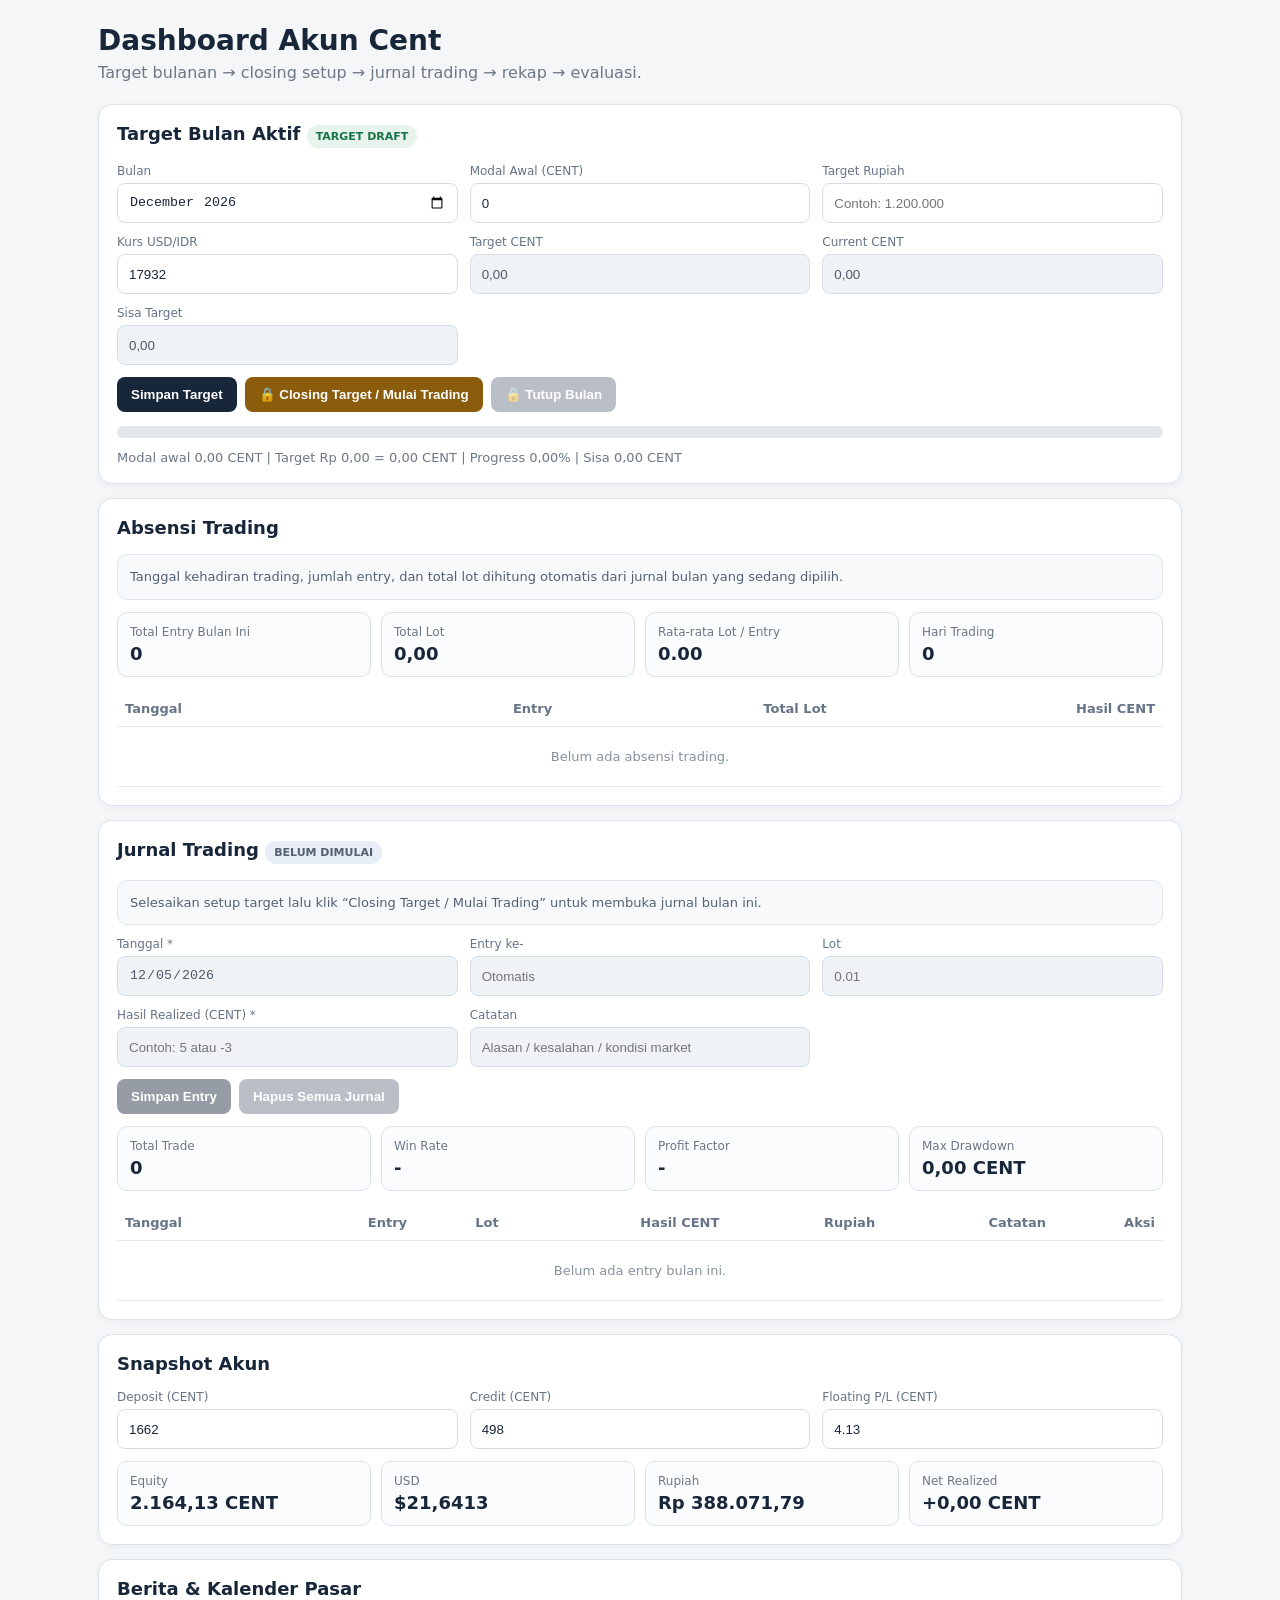
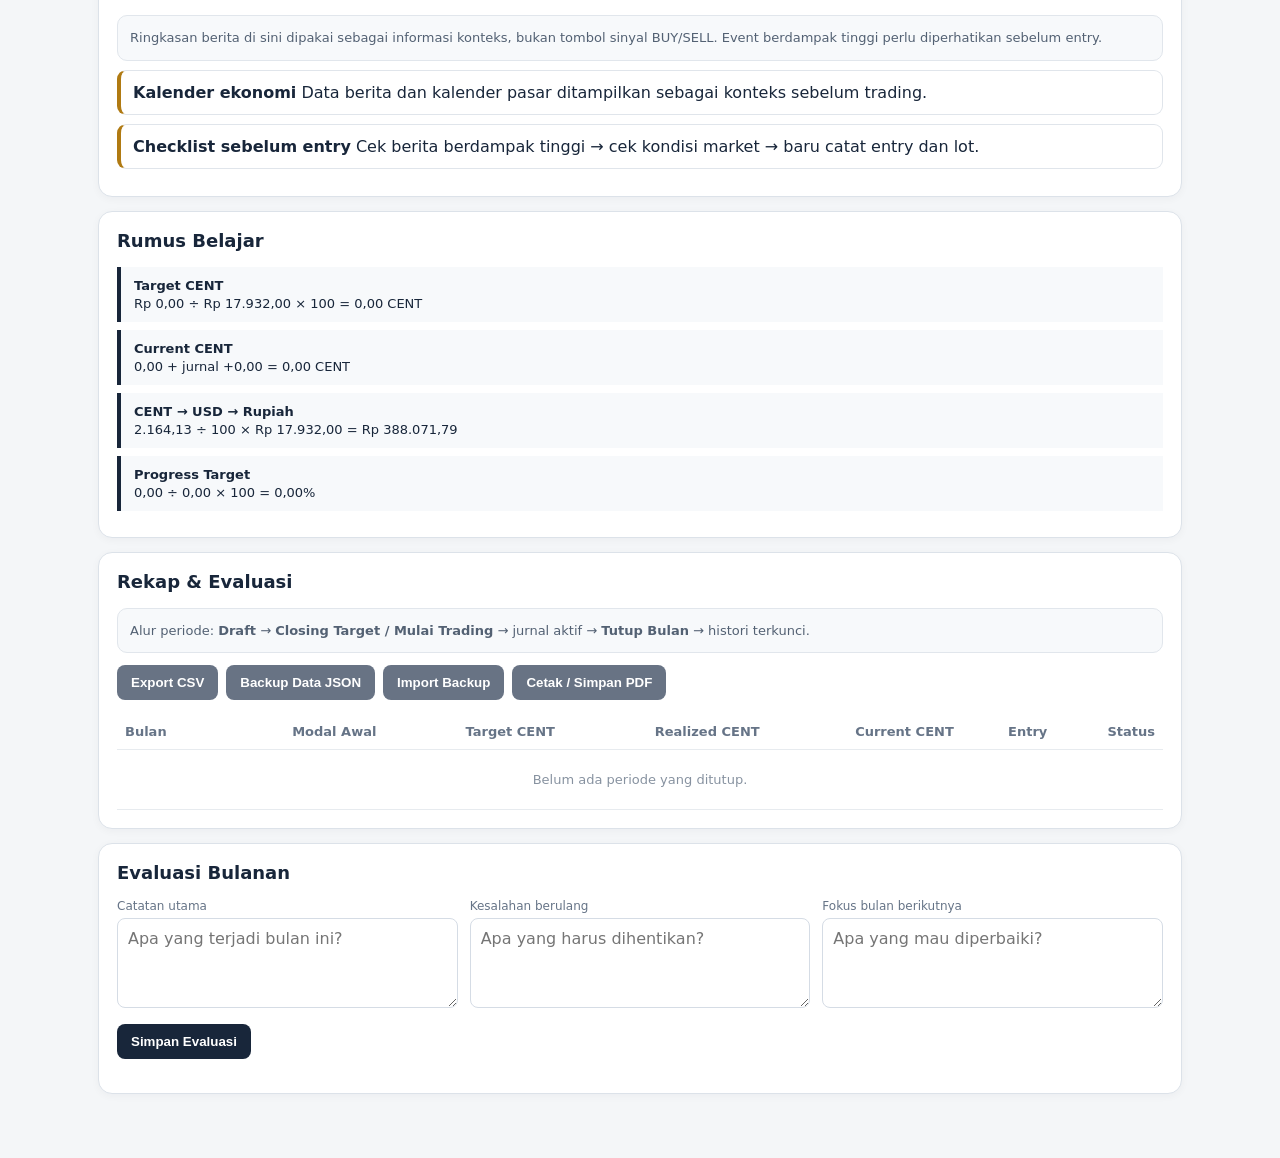
<file: index.html>
<!doctype html><html lang="id"><head><meta charset="utf-8"><meta name="viewport" content="width=device-width,initial-scale=1"><title>Dashboard Akun Cent</title><style>*{box-sizing:border-box}body{margin:0;background:#f4f6f8;color:#18263a;font-family:Inter,system-ui,-apple-system,Segoe UI,sans-serif}.wrap{max-width:1120px;margin:auto;padding:24px 18px 50px}h1{margin:0;font-size:28px}h2{margin:0 0 16px;font-size:18px}.sub,.mut{color:#6d7786}.sub{margin:6px 0 22px}.section{background:#fff;border:1px solid #dce2e9;border-radius:14px;padding:18px;margin:14px 0;box-shadow:0 2px 8px #1522380a}.grid{display:grid;grid-template-columns:repeat(3,minmax(0,1fr));gap:12px}.cards{display:grid;grid-template-columns:repeat(4,minmax(0,1fr));gap:10px}.field label{display:block;font-size:12px;color:#667487;margin:0 0 5px}.field input,.field select{width:100%;height:40px;border:1px solid #d5dce5;border-radius:8px;background:#fff;padding:0 11px;color:#18263a}.field input:disabled{background:#f0f3f6;color:#4d5968}.box{border:1px solid #dce2e9;border-radius:10px;padding:12px;background:#fbfcfd}.box small{display:block;color:#6d7786;font-size:12px;margin-bottom:4px}.box b{font-size:18px}.status{margin:12px 0 0;font-size:13px}.bar{height:12px;background:#e3e7ec;border-radius:99px;overflow:hidden;margin-top:14px}.bar span{display:block;height:100%;width:0;background:#b07a12;transition:.2s}.row{display:flex;gap:8px;align-items:center;flex-wrap:wrap}.btn{border:0;border-radius:8px;padding:10px 14px;background:#18263a;color:#fff;font-weight:700;cursor:pointer}.btn.alt{background:#687384}.btn.warn{background:#8a5c0b}.btn:disabled{opacity:.45;cursor:not-allowed}.pill{display:inline-block;padding:5px 9px;border-radius:99px;font-size:11px;font-weight:800;background:#e7edf4;color:#536173}.pill.open{background:#e6f4ec;color:#187347}.pill.lock{background:#f8e7e5;color:#a0342b}.pill.active{background:#e8eefc;color:#315da8}.notice{background:#f7f9fb;border:1px solid #e1e6ec;border-radius:10px;padding:12px;color:#536173;font-size:13px;line-height:1.5}.table-wrap{overflow:auto;margin-top:14px}table{width:100%;border-collapse:collapse;min-width:760px}th,td{padding:10px 8px;border-bottom:1px solid #e7ebef;text-align:right;font-size:13px}th:first-child,td:first-child{text-align:left}th{color:#667487;font-weight:700}.gain{color:#167345}.loss{color:#b0362e}.formula{border-left:4px solid #18263a;background:#f7f9fb;padding:11px 13px;margin:8px 0;font-size:13px}.formula b{display:block;margin-bottom:3px}.empty{text-align:center!important;color:#8792a0;padding:22px}.news{border:1px solid #e0e5eb;border-left:4px solid #b07a12;border-radius:9px;padding:12px;margin:9px 0;background:#fff}.eval-grid{display:grid;grid-template-columns:repeat(3,minmax(0,1fr));gap:12px}.eval-grid textarea{width:100%;min-height:90px;border:1px solid #d5dce5;border-radius:8px;padding:10px;resize:vertical;font:inherit}.locked-note{margin-top:10px;font-size:12px;color:#a0342b;display:none}.actions{white-space:nowrap}.btn-icon{border:0;border-radius:7px;padding:7px 9px;margin-left:4px;cursor:pointer;font-weight:700}.btn-edit{background:#e7edf4;color:#18263a}.btn-delete{background:#f8e7e5;color:#a0342b}@media(max-width:760px){.grid,.cards,.eval-grid{grid-template-columns:1fr 1fr}}@media(max-width:520px){.grid,.cards,.eval-grid{grid-template-columns:1fr}.wrap{padding:18px 12px}}</style></head><body><main class="wrap"><h1>Dashboard Akun Cent</h1><p class="sub">Target bulanan → closing setup → jurnal trading → rekap → evaluasi.</p><section class="section"><h2>Target Bulan Aktif <span id="statusPill" class="pill open">TARGET DRAFT</span></h2><div class="grid"><div class="field"><label>Bulan</label><input id="month" type="month"></div><div class="field"><label>Modal Awal (CENT)</label><input id="startCent" type="number" min="0" step="0.01" placeholder="Contoh: 2160"></div><div class="field"><label>Target Rupiah</label><input id="targetRp" type="text" inputmode="numeric" placeholder="Contoh: 1.200.000"></div><div class="field"><label>Kurs USD/IDR</label><input id="rate" type="number" min="1" step="1" placeholder="17932"></div><div class="field"><label>Target CENT</label><input id="target" disabled></div><div class="field"><label>Current CENT</label><input id="current" disabled></div><div class="field"><label>Sisa Target</label><input id="left" disabled></div></div><div class="row" style="margin-top:12px"><button class="btn" id="saveTarget">Simpan Target</button><button class="btn warn" id="startMonth">🔒 Closing Target / Mulai Trading</button><button class="btn alt" id="closeMonth">🔒 Tutup Bulan</button></div><div class="bar"><span id="bar"></span></div><p id="status" class="status mut"></p><p id="lockedNote" class="locked-note">Periode ini sudah ditutup. Target dan jurnal tidak dapat diubah atau dihapus.</p></section><section class="section"><h2>Absensi Trading</h2><div class="notice">Tanggal kehadiran trading, jumlah entry, dan total lot dihitung otomatis dari jurnal bulan yang sedang dipilih.</div><div class="cards" style="margin-top:12px"><div class="box"><small>Total Entry Bulan Ini</small><b id="totalEntry">0</b></div><div class="box"><small>Total Lot</small><b id="totalLot">0.00</b></div><div class="box"><small>Rata-rata Lot / Entry</small><b id="avgLot">0.00</b></div><div class="box"><small>Hari Trading</small><b id="tradeDays">0</b></div></div><div class="table-wrap"><table><thead><tr><th>Tanggal</th><th>Entry</th><th>Total Lot</th><th>Hasil CENT</th></tr></thead><tbody id="attendanceBody"></tbody></table></div></section><section class="section"><h2>Jurnal Trading <span id="journalPill" class="pill">BELUM DIMULAI</span></h2><div class="notice" id="journalNotice">Selesaikan setup target lalu klik “Closing Target / Mulai Trading” untuk membuka jurnal bulan ini.</div><div class="grid" style="margin-top:12px"><div class="field"><label>Tanggal *</label><input id="date" type="date"></div><div class="field"><label>Entry ke-</label><input id="entry" type="number" min="1" step="1" placeholder="Otomatis"></div><div class="field"><label>Lot</label><input id="lot" type="number" min="0" step="0.01" placeholder="0.01"></div><div class="field"><label>Hasil Realized (CENT) *</label><input id="pl" type="number" step="0.01" placeholder="Contoh: 5 atau -3"></div><div class="field"><label>Catatan</label><input id="noteTrade" placeholder="Alasan / kesalahan / kondisi market"></div></div><div class="row" style="margin-top:12px"><button class="btn" id="add">Simpan Entry</button><button class="btn alt" id="cancelEdit" style="display:none">Batal Edit</button><button class="btn alt" id="wipe">Hapus Semua Jurnal</button></div><div id="editNotice" class="notice" style="display:none;margin-top:10px">Mode edit aktif.</div><div class="cards" style="margin-top:12px"><div class="box"><small>Total Trade</small><b id="n">0</b></div><div class="box"><small>Win Rate</small><b id="wr">-</b></div><div class="box"><small>Profit Factor</small><b id="pf">-</b></div><div class="box"><small>Max Drawdown</small><b id="dd">-</b></div></div><div class="table-wrap"><table><thead><tr><th>Tanggal</th><th>Entry</th><th>Lot</th><th>Hasil CENT</th><th>Rupiah</th><th>Catatan</th><th>Aksi</th></tr></thead><tbody id="body"></tbody></table></div></section><section class="section"><h2>Snapshot Akun</h2><div class="grid"><div class="field"><label>Deposit (CENT)</label><input id="deposit" type="number" value="1662"></div><div class="field"><label>Credit (CENT)</label><input id="credit" type="number" value="498"></div><div class="field"><label>Floating P/L (CENT)</label><input id="floating" type="number" value="4.13" step="0.01"></div></div><div class="cards" style="margin-top:12px"><div class="box"><small>Equity</small><b id="equity"></b></div><div class="box"><small>USD</small><b id="usd"></b></div><div class="box"><small>Rupiah</small><b id="idr"></b></div><div class="box"><small>Net Realized</small><b id="net"></b></div></div></section><section class="section"><h2>Berita & Kalender Pasar</h2><div class="notice">Ringkasan berita di sini dipakai sebagai informasi konteks, bukan tombol sinyal BUY/SELL. Event berdampak tinggi perlu diperhatikan sebelum entry.</div><div class="news"><b>Kalender ekonomi</b> <span id="newsText">Data berita dan kalender pasar ditampilkan sebagai konteks sebelum trading.</span></div><div class="news"><b>Checklist sebelum entry</b> Cek berita berdampak tinggi → cek kondisi market → baru catat entry dan lot.</div></section><section class="section"><h2>Rumus Belajar</h2><div class="formula"><b>Target CENT</b><span id="f1"></span></div><div class="formula"><b>Current CENT</b><span id="f2"></span></div><div class="formula"><b>CENT → USD → Rupiah</b><span id="f3"></span></div><div class="formula"><b>Progress Target</b><span id="f4"></span></div></section><section class="section"><h2>Rekap & Evaluasi</h2><div class="notice">Alur periode: <b>Draft</b> → <b>Closing Target / Mulai Trading</b> → jurnal aktif → <b>Tutup Bulan</b> → histori terkunci.</div><div class="row" style="margin-top:12px"><button class="btn alt" id="exportCsv">Export CSV</button><button class="btn alt" id="backup">Backup Data JSON</button><button class="btn alt" id="restore">Import Backup</button><input id="restoreFile" type="file" accept="application/json" hidden><button class="btn alt" id="printReport">Cetak / Simpan PDF</button></div><div class="table-wrap"><table><thead><tr><th>Bulan</th><th>Modal Awal</th><th>Target CENT</th><th>Realized CENT</th><th>Current CENT</th><th>Entry</th><th>Status</th></tr></thead><tbody id="history"></tbody></table></div></section><section class="section"><h2>Evaluasi Bulanan</h2><div class="eval-grid"><div class="field"><label>Catatan utama</label><textarea id="note" placeholder="Apa yang terjadi bulan ini?"></textarea></div><div class="field"><label>Kesalahan berulang</label><textarea id="mistake" placeholder="Apa yang harus dihentikan?"></textarea></div><div class="field"><label>Fokus bulan berikutnya</label><textarea id="nextFocus" placeholder="Apa yang mau diperbaiki?"></textarea></div></div><button class="btn" id="saveEval" style="margin-top:12px">Simpan Evaluasi</button><p id="evalStatus" class="mut"></p></section></main><script>const $=id=>document.getElementById(id);let J=JSON.parse(localStorage.getItem('cent-journal')||'[]'),H=JSON.parse(localStorage.getItem('cent-monthly-history')||'[]'),D=JSON.parse(localStorage.getItem('cent-monthly-drafts')||'{}'),E=JSON.parse(localStorage.getItem('cent-evaluations')||'{}');let editId=null;function num(x){let n=Number(x);return Number.isFinite(n)?n:0}function fmt(x,d=2){return num(x).toLocaleString('id-ID',{minimumFractionDigits:d,maximumFractionDigits:d})}function idr(x,d=2){return 'Rp '+num(x).toLocaleString('id-ID',{minimumFractionDigits:d,maximumFractionDigits:d})}function parseIDR(x){return num(String(x??'').replace(/[^0-9]/g,''))}function uid(){return crypto.randomUUID?crypto.randomUUID():Date.now().toString(36)+Math.random().toString(36).slice(2)}function monthNow(){return $('month').value||new Date().toISOString().slice(0,7)}function record(m){return H.find(x=>x.month===m)}function draft(m){return D[m]||null}function statusOf(m){let h=record(m);return h?.status||'DRAFT'}function isActive(m){return statusOf(m)==='ACTIVE'}function isClosed(m){return statusOf(m)==='CLOSED'}function esc(x){return String(x??'').replace(/[&<>"']/g,c=>({'&':'&amp;','<':'&lt;','>':'&gt;','"':'&quot;',"'":'&#39;'}[c]))}function save(){localStorage.setItem('cent-journal',JSON.stringify(J));localStorage.setItem('cent-monthly-history',JSON.stringify(H));localStorage.setItem('cent-monthly-drafts',JSON.stringify(D));localStorage.setItem('cent-evaluations',JSON.stringify(E))}function migrate(){let changed=false;J=J.map((x,i)=>{let y={...x};if(!y.id){y.id=uid();changed=true}if(!y.month&&y.date){y.month=String(y.date).slice(0,7);changed=true}if(!y.rate){y.rate=17932;changed=true}if(!y.createdAt){y.createdAt=Date.now()+i;changed=true}return y});H=H.map(x=>{let y={...x};if(!y.status)y.status='CLOSED';if(y.status==='CLOSED'&&!y.endingCent){y.endingCent=num(y.startCent||0)+num(y.realized||0);changed=true}return y});if(changed)save()}function sorted(a){return [...a].sort((x,y)=>(x.date||'').localeCompare(y.date||'')||(num(x.createdAt)-num(y.createdAt)))}function getSetup(m){let h=record(m),d=draft(m);if(h)return h;return d||{month:m,startCent:0,targetRp:0,rate:17932,target:0,status:'DRAFT'}}function setupFromUI(){let m=monthNow(),r=num($('rate').value),tRp=parseIDR($('targetRp').value),start=num($('startCent').value),t=r?tRp/r*100:0;return{month:m,startCent:start,targetRp:tRp,rate:r,target:t}}function hasAnotherActive(m){return H.some(x=>x.status==='ACTIVE'&&x.month!==m)}function applySetupToUI(s){$('startCent').value=s.startCent??'';$('targetRp').value=s.targetRp?fmt(s.targetRp,0):'';$('rate').value=s.rate||17932}function loadMonth(){let m=monthNow(),s=getSetup(m);applySetupToUI(s);calc(false)}function setLocks(){let m=monthNow(),st=statusOf(m),locked=st==='CLOSED',active=st==='ACTIVE';$('month').disabled=false;['startCent','targetRp','rate'].forEach(id=>$(id).disabled=locked||active);$('saveTarget').disabled=locked||active;$('startMonth').disabled=locked||active;$('closeMonth').disabled=!active;$('statusPill').textContent=st==='CLOSED'?'BULAN TERKUNCI':st==='ACTIVE'?'TARGET DITUTUP • JURNAL AKTIF':'TARGET DRAFT';$('statusPill').className='pill '+(locked?'lock':active?'active':'open');$('lockedNote').style.display=locked?'block':'none';$('journalPill').textContent=active?'JURNAL AKTIF':locked?'PERIODE TERKUNCI':'BELUM DIMULAI';$('journalPill').className='pill '+(active?'active':locked?'lock':'');let enabled=active;['date','entry','lot','pl','noteTrade','add','wipe'].forEach(id=>$(id).disabled=!enabled);$('journalNotice').textContent=active?'Target bulan ini sudah di-closing. Jurnal aktif untuk '+m+'. Anda boleh edit atau hapus entry selama periode masih aktif.':locked?'Periode '+m+' sudah ditutup. Jurnal menjadi histori dan tidak dapat diubah.':'Selesaikan setup target lalu klik “Closing Target / Mulai Trading” untuk membuka jurnal bulan ini.'}function calc(saveDraft=true){let m=monthNow(),s=getSetup(m),a=sorted(J.filter(x=>x.month===m)),real=a.reduce((z,x)=>z+num(x.pl),0),current=num(s.startCent)+real,left=Math.max(num(s.target)-current,0),prog=s.target?current/s.target*100:0,r=num(s.rate)||17932;$('target').value=fmt(s.target);$('current').value=fmt(current);$('left').value=fmt(left);$('bar').style.width=Math.min(Math.max(prog,0),100)+'%';$('status').textContent='Modal awal '+fmt(s.startCent)+' CENT | Target '+idr(s.targetRp,2)+' = '+fmt(s.target)+' CENT | Progress '+fmt(prog,2)+'% | Sisa '+fmt(left)+' CENT';let base=num($('deposit').value)+num($('credit').value),eq=base+num($('floating').value);$('equity').textContent=fmt(eq)+' CENT';$('usd').textContent='$'+fmt(eq/100,4);$('idr').textContent=idr(eq/100*r,2);$('net').textContent=(real>=0?'+':'')+fmt(real)+' CENT';$('f1').textContent=idr(s.targetRp,2)+' ÷ '+idr(r,2)+' × 100 = '+fmt(s.target)+' CENT';$('f2').textContent=fmt(s.startCent)+' + jurnal '+(real>=0?'+':'')+fmt(real)+' = '+fmt(current)+' CENT';$('f3').textContent=fmt(eq)+' ÷ 100 × '+idr(r,2)+' = '+idr(eq/100*r,2);$('f4').textContent=fmt(current)+' ÷ '+fmt(s.target)+' × 100 = '+fmt(prog)+'%';if(saveDraft&&statusOf(m)==='DRAFT'){D[m]={...s,status:'DRAFT'};save()}setLocks();loadEval(m);render(m)}function render(m){let a=sorted(J.filter(x=>x.month===m)),wins=a.filter(x=>num(x.pl)>0),loss=a.filter(x=>num(x.pl)<0),gp=wins.reduce((s,x)=>s+num(x.pl),0),gl=-loss.reduce((s,x)=>s+num(x.pl),0),run=0,peak=0,dd=0;a.forEach(x=>{run+=num(x.pl);peak=Math.max(peak,run);dd=Math.max(dd,peak-run)}),totalLot=a.reduce((s,x)=>s+num(x.lot),0),days=[...new Set(a.map(x=>x.date))];$('n').textContent=a.length;$('wr').textContent=a.length?fmt(wins.length/a.length*100,1)+'%':'-';$('pf').textContent=gl?fmt(gp/gl):gp?'∞':'-';$('dd').textContent=fmt(dd)+' CENT';$('totalEntry').textContent=a.length;$('totalLot').textContent=fmt(totalLot,2);$('avgLot').textContent=a.length?fmt(totalLot/a.length,2):'0.00';$('tradeDays').textContent=days.length;$('body').innerHTML=a.length?a.map(x=>'<tr><td>'+esc(x.date)+'</td><td>'+num(x.entry||1)+'</td><td>'+fmt(x.lot||0,2)+'</td><td class="'+(num(x.pl)>=0?'gain':'loss')+'">'+(num(x.pl)>0?'+':'')+fmt(x.pl)+'</td><td>'+idr(num(x.pl)/100*num(x.rate||17932),2)+'</td><td style="text-align:left">'+esc(x.note||'-')+'</td><td class="actions">'+(isClosed(m)?'<span class="mut">🔒</span>':isActive(m)?'<button class="btn-icon btn-edit" onclick="editTrade(\''+x.id+'\')">Edit</button><button class="btn-icon btn-delete" onclick="deleteTrade(\''+x.id+'\')">🗑</button>':'-')+'</td></tr>').join(''):'<tr><td colspan="7" class="empty">Belum ada entry bulan ini.</td></tr>';let by={};a.forEach(x=>{by[x.date]??={entry:0,lot:0,pl:0};by[x.date].entry++;by[x.date].lot+=num(x.lot);by[x.date].pl+=num(x.pl)});$('attendanceBody').innerHTML=Object.keys(by).length?Object.entries(by).sort((a,b)=>a[0].localeCompare(b[0])).map(([d,v])=>'<tr><td>'+esc(d)+'</td><td>'+v.entry+'</td><td>'+fmt(v.lot,2)+'</td><td class="'+(v.pl>=0?'gain':'loss')+'">'+(v.pl>0?'+':'')+fmt(v.pl)+'</td></tr>').join(''):'<tr><td colspan="4" class="empty">Belum ada absensi trading.</td></tr>';$('history').innerHTML=H.length?H.slice().sort((a,b)=>a.month.localeCompare(b.month)).map(x=>'<tr><td>'+esc(x.month)+'</td><td>'+fmt(x.startCent)+'</td><td>'+fmt(x.target)+'</td><td>'+fmt(x.realized)+'</td><td>'+fmt(x.endingCent)+'</td><td>'+x.trades+'</td><td><span class="pill '+(x.status==='ACTIVE'?'active':'lock')+'">'+x.status+'</span></td></tr>').join(''):'<tr><td colspan="7" class="empty">Belum ada periode yang ditutup.</td></tr>'}function resetForm(){editId=null;$('add').textContent='Simpan Entry';$('cancelEdit').style.display='none';$('editNotice').style.display='none';$('entry').value='';$('lot').value='';$('pl').value='';$('noteTrade').value=''}function saveTarget(){let m=monthNow();if(statusOf(m)!=='DRAFT'){alert('Target bulan ini sudah di-closing atau ditutup.');return}let s=setupFromUI();if(!s.startCent||s.startCent<0||!s.targetRp||s.targetRp<=0||!s.rate||s.rate<=0){alert('Isi Modal Awal CENT, Target Rupiah, dan Kurs terlebih dahulu.');return}D[m]={...s,status:'DRAFT'};save();calc(false);alert('Target '+m+' tersimpan sebagai DRAFT. Masih bisa diubah.')}function startMonth(){let m=monthNow(),st=statusOf(m);if(st!=='DRAFT'){alert('Bulan ini bukan DRAFT.');return}if(hasAnotherActive(m)){alert('Masih ada bulan lain yang aktif. Tutup bulan aktif itu terlebih dahulu.');return}let s=setupFromUI();if(!s.startCent||!s.targetRp||!s.rate){alert('Isi Modal Awal CENT, Target Rupiah, dan Kurs terlebih dahulu.');return}let a=J.filter(x=>x.month===m);if(a.length&&!confirm('Bulan ini sudah memiliki jurnal lama. Closing akan mengaktifkan jurnal tersebut. Lanjutkan?'))return;H=H.filter(x=>x.month!==m);H.push({...s,realized:a.reduce((z,x)=>z+num(x.pl),0),trades:a.length,totalLot:a.reduce((z,x)=>z+num(x.lot),0),winrate:a.length?(a.filter(x=>num(x.pl)>0).length/a.length*100).toFixed(1):'0.0',endingCent:s.startCent+a.reduce((z,x)=>z+num(x.pl),0),status:'ACTIVE'});delete D[m];save();calc(false);alert('Target '+m+' sudah di-closing. Jurnal sekarang AKTIF.')}function closeMonth(){let m=monthNow(),h=record(m);if(!h||h.status!=='ACTIVE'){alert('Bulan ini belum aktif. Klik Closing Target / Mulai Trading terlebih dahulu.');return}let a=sorted(J.filter(x=>x.month===m)),real=a.reduce((s,x)=>s+num(x.pl),0),w=a.filter(x=>num(x.pl)>0).length,totalLot=a.reduce((s,x)=>s+num(x.lot),0);h.realized=real;h.trades=a.length;h.totalLot=totalLot;h.winrate=a.length?(w/a.length*100).toFixed(1):'0.0';h.endingCent=num(h.startCent)+real;h.status='CLOSED';H=H.map(x=>x.month===m?h:x);save();calc(false);resetForm();alert('Bulan '+m+' berhasil ditutup dan dikunci. Jurnal tidak dapat diubah lagi.')}function addOrUpdate(){let m=monthNow();if(!isActive(m)){alert('Jurnal belum aktif. Closing target terlebih dahulu.');return}let p=$('pl').value,d=$('date').value;if(p===''||!d){alert('Tanggal dan Hasil Realized wajib diisi.');return}if(d.slice(0,7)!==m){alert('Tanggal entry harus berada di bulan '+m+'.');return}let data={date:d,month:m,entry:num($('entry').value),lot:num($('lot').value),pl:num(p),note:$('noteTrade').value.trim()};if(editId){let i=J.findIndex(x=>x.id===editId);if(i<0)return;J[i]={...J[i],...data};resetForm()}else{let existing=J.filter(x=>x.date===d).length+1;J.push({...data,id:uid(),entry:num($('entry').value)||existing,rate:num(record(m).rate)||num($('rate').value),createdAt:Date.now()})}let h=record(m);h.realized=J.filter(x=>x.month===m).reduce((s,x)=>s+num(x.pl),0);h.endingCent=num(h.startCent)+h.realized;save();calc(false)}function editTrade(id){let x=J.find(v=>v.id===id);if(!x||!isActive(x.month)||x.month!==monthNow())return;editId=id;$('date').value=x.date;$('entry').value=x.entry||'';$('lot').value=x.lot||'';$('pl').value=x.pl;$('noteTrade').value=x.note||'';$('add').textContent='Update Entry';$('cancelEdit').style.display='inline-block';$('editNotice').style.display='block';window.scrollTo({top:$('date').getBoundingClientRect().top+window.scrollY-100,behavior:'smooth'})}function deleteTrade(id){let x=J.find(v=>v.id===id);if(!x||!isActive(x.month)||x.month!==monthNow())return;if(!confirm('Hapus entry '+(x.entry||1)+' tanggal '+x.date+'?'))return;J=J.filter(v=>v.id!==id);if(editId===id)resetForm();let h=record(x.month);h.realized=J.filter(v=>v.month===x.month).reduce((s,v)=>s+num(v.pl),0);h.endingCent=num(h.startCent)+h.realized;save();calc(false)}function wipe(){let m=monthNow();if(!isActive(m)){alert('Hapus semua hanya tersedia saat jurnal aktif.');return}if(!confirm('Hapus seluruh jurnal bulan '+m+'? Ini hanya menghapus jurnal bulan aktif.'))return;J=J.filter(x=>x.month!==m);resetForm();let h=record(m);h.realized=0;h.endingCent=num(h.startCent);h.trades=0;h.totalLot=0;h.winrate='0.0';save();calc(false)}function exportCsv(){let m=monthNow(),s=getSetup(m),a=sorted(J.filter(x=>x.month===m)),rows=[['REKAP TRADING CENT',m],['Status',statusOf(m)],['Modal Awal CENT',s.startCent],['Target Rupiah',s.targetRp],['Kurs USD/IDR',s.rate],['Target CENT',s.target],['Realized CENT',a.reduce((z,x)=>z+num(x.pl),0)],['Current CENT',num(s.startCent)+a.reduce((z,x)=>z+num(x.pl),0)],[],['ID','Tanggal','Entry','Lot','Hasil CENT','Kurs USD/IDR','Rupiah','Catatan']];a.forEach(x=>rows.push([x.id,x.date,x.entry||1,x.lot||0,x.pl,x.rate||s.rate,Math.round(num(x.pl)/100*num(x.rate||s.rate)),x.note||'']));download(new Blob([rows.map(r=>r.map(v=>'"'+String(v??'').replace(/"/g,'""')+'"').join(',')).join('\n')],{type:'text/csv;charset=utf-8'}),'Rekap-Trading-Cent-'+m+'.csv')}function backup(){download(new Blob([JSON.stringify({version:3,exportedAt:new Date().toISOString(),journal:J,monthlyHistory:H,monthlyDrafts:D,evaluations:E},null,2)],{type:'application/json'}),'Dashboard-Cent-Backup-'+new Date().toISOString().slice(0,10)+'.json')}function restore(){$('restoreFile').click()}function handleRestore(file){if(!file)return;let r=new FileReader();r.onload=()=>{try{let d=JSON.parse(r.result);if(!d||!Array.isArray(d.journal)||!Array.isArray(d.monthlyHistory)||typeof d.evaluations!=='object')throw Error();if(!confirm('Import backup akan mengganti data lokal saat ini. Lanjutkan?'))return;J=d.journal;H=d.monthlyHistory;D=d.monthlyDrafts||{};E=d.evaluations;migrate();save();loadMonth();alert('Backup berhasil dipulihkan.')}catch(e){alert('File backup tidak valid.')}};r.readAsText(file)}function download(blob,name){let u=URL.createObjectURL(blob),a=document.createElement('a');a.href=u;a.download=name;a.click();setTimeout(()=>URL.revokeObjectURL(u),1000)}function printReport(){let m=monthNow(),s=getSetup(m),a=sorted(J.filter(x=>x.month===m)),w=a.filter(x=>num(x.pl)>0).length,wnd=window.open('','_blank');if(!wnd)return;wnd.document.write('<html><head><title>Rekap '+esc(m)+'</title><style>body{font-family:Arial;padding:28px;color:#18263a}table{border-collapse:collapse;width:100%;margin-top:18px}th,td{border:1px solid #ccc;padding:8px;text-align:left}th{background:#f4f6f8}</style></head><body><h1>Rekap Trading CENT - '+esc(m)+'</h1><p>Status: '+statusOf(m)+'</p><p>Modal Awal: '+fmt(s.startCent)+' CENT</p><p>Target: '+fmt(s.target)+' CENT ('+idr(s.targetRp)+')</p><p>Realized: '+fmt(a.reduce((z,x)=>z+num(x.pl),0))+' CENT</p><p>Current: '+fmt(num(s.startCent)+a.reduce((z,x)=>z+num(x.pl),0))+' CENT</p><p>Total Entry: '+a.length+' | Total Lot: '+fmt(a.reduce((z,x)=>z+num(x.lot),0),2)+' | Win Rate: '+(a.length?(w/a.length*100).toFixed(1):0)+'%</p><table><tr><th>Tanggal</th><th>Entry</th><th>Lot</th><th>Hasil CENT</th><th>Rupiah</th><th>Catatan</th></tr>'+a.map(x=>'<tr><td>'+esc(x.date)+'</td><td>'+num(x.entry||1)+'</td><td>'+fmt(x.lot||0,2)+'</td><td>'+fmt(x.pl)+'</td><td>'+idr(num(x.pl)/100*num(x.rate||s.rate))+'</td><td>'+esc(x.note||'-')+'</td></tr>').join('')+'</table><h2>Evaluasi</h2><p>Catatan: '+esc($('note').value||'-')+'</p><p>Kesalahan: '+esc($('mistake').value||'-')+'</p><p>Fokus berikutnya: '+esc($('nextFocus').value||'-')+'</p><script>window.print()<\/script></body></html>');wnd.document.close()}function saveEval(){let m=monthNow();E[m]={note:$('note').value,mistake:$('mistake').value,nextFocus:$('nextFocus').value};save();$('evalStatus').textContent='Evaluasi '+m+' tersimpan.'}function loadEval(m){let e=E[m]||{};$('note').value=e.note||'';$('mistake').value=e.mistake||'';$('nextFocus').value=e.nextFocus||''}$('saveTarget').onclick=saveTarget;$('startMonth').onclick=startMonth;$('closeMonth').onclick=closeMonth;$('add').onclick=addOrUpdate;$('cancelEdit').onclick=resetForm;$('wipe').onclick=wipe;$('exportCsv').onclick=exportCsv;$('backup').onclick=backup;$('restore').onclick=restore;$('restoreFile').onchange=e=>handleRestore(e.target.files[0]);$('printReport').onclick=printReport;$('saveEval').onclick=saveEval;['month','deposit','credit','floating'].forEach(id=>$(id).addEventListener('input',()=>{if(id==='month')loadMonth();else calc(false)}));['startCent','rate'].forEach(id=>$(id).addEventListener('input',()=>calc(false)));$('targetRp').addEventListener('input',()=>{let raw=$('targetRp').value.replace(/[^0-9]/g,'');$('targetRp').value=raw?fmt(raw,0):'';calc(false)});$('month').addEventListener('change',loadMonth);$('date').value=new Date().toISOString().slice(0,10);$('month').value=new Date().toISOString().slice(0,7);migrate();loadMonth();</script></body></html>
</file>
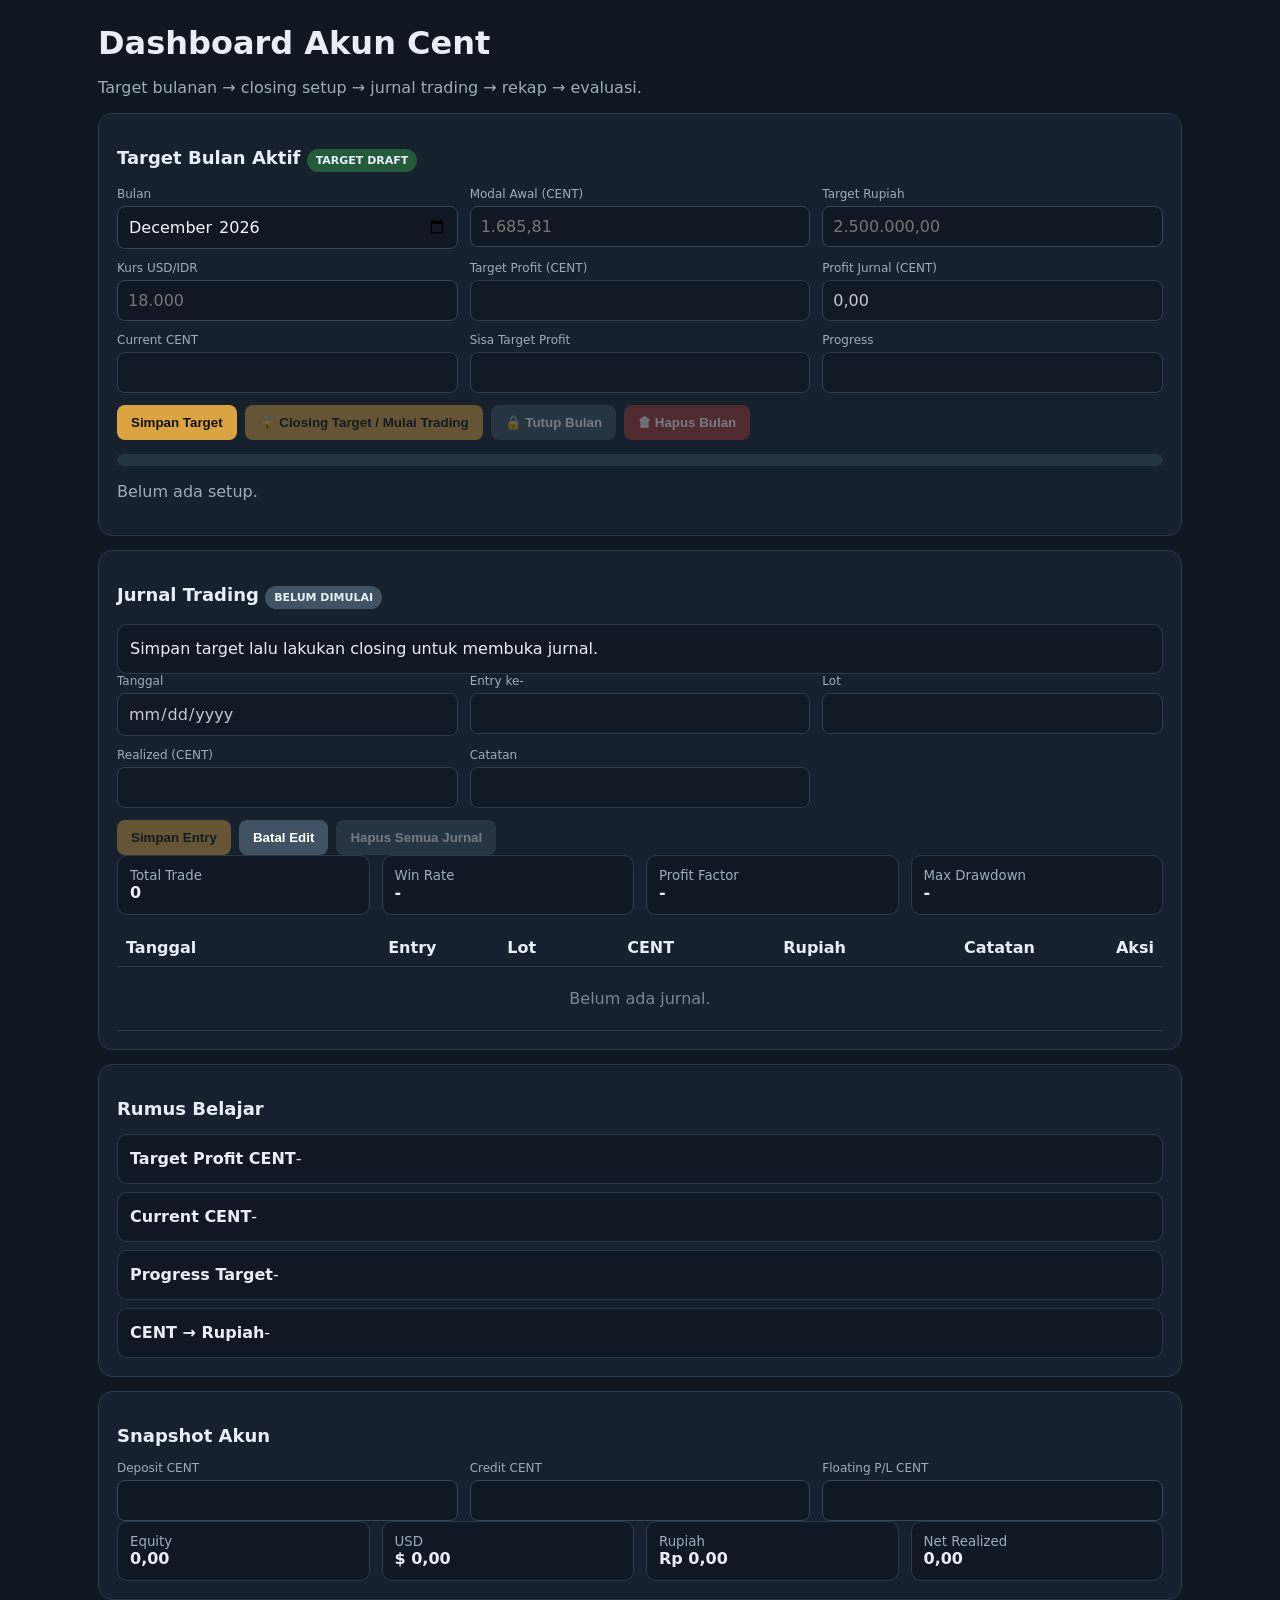
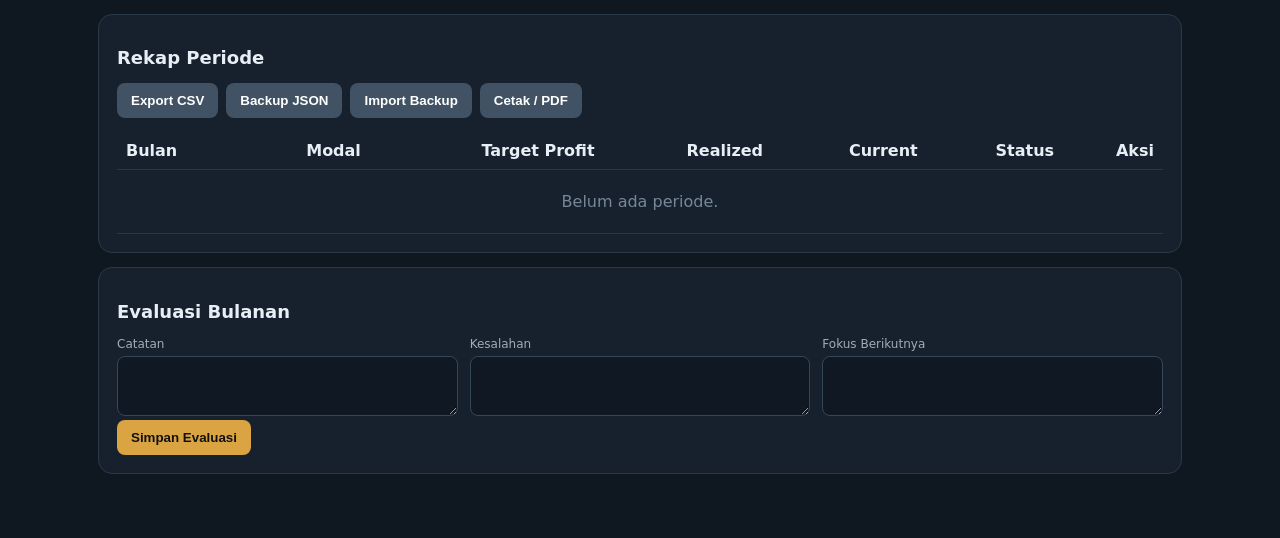
<file: index-fixed.html>
<!doctype html><html lang="id"><head><meta charset="utf-8"><meta name="viewport" content="width=device-width,initial-scale=1"><title>Dashboard Akun Cent</title><style>*{box-sizing:border-box}body{margin:0;background:#0f1720;color:#e8eef5;font-family:Inter,system-ui,sans-serif}.wrap{max-width:1120px;margin:auto;padding:24px 18px 50px}.section{background:#17212d;border:1px solid #2a3948;border-radius:14px;padding:18px;margin:14px 0}h1{margin:0}h2{font-size:18px}.sub,.mut{color:#9eacba}.grid,.cards{display:grid;grid-template-columns:repeat(3,1fr);gap:12px}.cards{grid-template-columns:repeat(4,1fr)}label{display:block;font-size:12px;color:#9eacba;margin-bottom:5px}input,textarea{width:100%;border:1px solid #354657;border-radius:8px;background:#101923;color:#eef4fa;padding:10px;font:inherit}input:disabled{opacity:.8}.row{display:flex;gap:8px;flex-wrap:wrap;margin-top:12px}.btn{border:0;border-radius:8px;padding:10px 14px;background:#d9a441;color:#111;font-weight:800;cursor:pointer}.btn.alt{background:#405263;color:#fff}.btn.danger{background:#a33a32;color:#fff}.btn:disabled{opacity:.4}.box{border:1px solid #2a3948;border-radius:10px;padding:12px;background:#101923}.box small{display:block;color:#9eacba}.pill{display:inline-block;padding:5px 9px;border-radius:99px;font-size:11px;font-weight:800;background:#405263}.active{background:#214f82}.lock{background:#74312e}.open{background:#245b3b}.notice,.formula{background:#101923;border:1px solid #2a3948;border-radius:10px;padding:12px;line-height:1.5}.formula{margin-top:8px}.bar{height:12px;background:#263544;border-radius:99px;overflow:hidden;margin-top:14px}.bar span{display:block;height:100%;background:#d9a441}.table-wrap{overflow:auto;margin-top:14px}table{width:100%;border-collapse:collapse;min-width:760px}th,td{padding:9px;border-bottom:1px solid #2a3948;text-align:right}th:first-child,td:first-child{text-align:left}.gain{color:#55c98a}.loss{color:#f06c61}.icon{border:0;border-radius:7px;padding:7px 9px;cursor:pointer}.edit{background:#405263}.del{background:#74312e;color:#fff}.empty{text-align:center!important;color:#778797;padding:22px}@media(max-width:760px){.grid,.cards{grid-template-columns:1fr 1fr}}@media(max-width:520px){.grid,.cards{grid-template-columns:1fr}}</style></head><body><main class="wrap"><h1>Dashboard Akun Cent</h1><p class="sub">Target bulanan → closing setup → jurnal trading → rekap → evaluasi.</p><section class="section"><h2>Target Bulan Aktif <span id="statusPill" class="pill open">TARGET DRAFT</span></h2><div class="grid"><div><label>Bulan</label><input id="month" type="month"></div><div><label>Modal Awal (CENT)</label><input id="startCent" placeholder="1.685,81"></div><div><label>Target Rupiah</label><input id="targetRp" placeholder="2.500.000,00"></div><div><label>Kurs USD/IDR</label><input id="rate" placeholder="18.000"></div><div><label>Target Profit (CENT)</label><input id="target" disabled></div><div><label>Profit Jurnal (CENT)</label><input id="profit" disabled></div><div><label>Current CENT</label><input id="current" disabled></div><div><label>Sisa Target Profit</label><input id="left" disabled></div><div><label>Progress</label><input id="progress" disabled></div></div><div class="row"><button class="btn" id="saveTarget">Simpan Target</button><button class="btn" id="startMonth">🔒 Closing Target / Mulai Trading</button><button class="btn alt" id="closeMonth">🔒 Tutup Bulan</button><button class="btn danger" id="deleteMonth">🗑 Hapus Bulan</button></div><div class="bar"><span id="bar"></span></div><p id="status" class="mut"></p></section><section class="section"><h2>Jurnal Trading <span id="journalPill" class="pill">BELUM DIMULAI</span></h2><div id="notice" class="notice">Simpan target lalu lakukan closing untuk membuka jurnal.</div><div class="grid"><div><label>Tanggal</label><input id="date" type="date"></div><div><label>Entry ke-</label><input id="entry" type="number" min="1"></div><div><label>Lot</label><input id="lot" type="number" min="0" step="0.01"></div><div><label>Realized (CENT)</label><input id="pl" type="number" step="0.01"></div><div><label>Catatan</label><input id="noteTrade"></div></div><div class="row"><button class="btn" id="add">Simpan Entry</button><button class="btn alt" id="cancel">Batal Edit</button><button class="btn alt" id="wipe">Hapus Semua Jurnal</button></div><div class="cards"><div class="box"><small>Total Trade</small><b id="n">0</b></div><div class="box"><small>Win Rate</small><b id="wr">-</b></div><div class="box"><small>Profit Factor</small><b id="pf">-</b></div><div class="box"><small>Max Drawdown</small><b id="dd">-</b></div></div><div class="table-wrap"><table><thead><tr><th>Tanggal</th><th>Entry</th><th>Lot</th><th>CENT</th><th>Rupiah</th><th>Catatan</th><th>Aksi</th></tr></thead><tbody id="body"></tbody></table></div></section><section class="section"><h2>Rumus Belajar</h2><div class="formula"><b>Target Profit CENT</b><span id="f1"></span></div><div class="formula"><b>Current CENT</b><span id="f2"></span></div><div class="formula"><b>Progress Target</b><span id="f3"></span></div><div class="formula"><b>CENT → Rupiah</b><span id="f4"></span></div></section><section class="section"><h2>Snapshot Akun</h2><div class="grid"><div><label>Deposit CENT</label><input id="deposit"></div><div><label>Credit CENT</label><input id="credit"></div><div><label>Floating P/L CENT</label><input id="floating"></div></div><div class="cards"><div class="box"><small>Equity</small><b id="equity"></b></div><div class="box"><small>USD</small><b id="usd"></b></div><div class="box"><small>Rupiah</small><b id="idr"></b></div><div class="box"><small>Net Realized</small><b id="net"></b></div></div></section><section class="section"><h2>Rekap Periode</h2><div class="row"><button class="btn alt" id="csv">Export CSV</button><button class="btn alt" id="backup">Backup JSON</button><button class="btn alt" id="restore">Import Backup</button><input id="file" type="file" accept="application/json" hidden><button class="btn alt" id="print">Cetak / PDF</button></div><div class="table-wrap"><table><thead><tr><th>Bulan</th><th>Modal</th><th>Target Profit</th><th>Realized</th><th>Current</th><th>Status</th><th>Aksi</th></tr></thead><tbody id="history"></tbody></table></div></section><section class="section"><h2>Evaluasi Bulanan</h2><div class="grid"><div><label>Catatan</label><textarea id="evalNote"></textarea></div><div><label>Kesalahan</label><textarea id="evalMistake"></textarea></div><div><label>Fokus Berikutnya</label><textarea id="evalFocus"></textarea></div></div><button class="btn" id="saveEval">Simpan Evaluasi</button></section></main><script>
const $=x=>document.getElementById(x),K='cent-dashboard-v4';let S=JSON.parse(localStorage.getItem(K)||'null')||{version:4,periods:{},journal:[],snapshots:{},evaluations:{}},editId=null;const num=x=>Number.isFinite(x)?x:0;const fmt=(x,d=2)=>num(x).toLocaleString('id-ID',{minimumFractionDigits:d,maximumFractionDigits:d});const rp=(x,d=2)=>'Rp '+fmt(x,d);function parseNum(v){let s=String(v??'').trim().replace(/\s/g,'');if(!s)return 0;if(s.includes(',')&&s.includes('.'))s=s.lastIndexOf(',')>s.lastIndexOf('.')?s.replace(/\./g,'').replace(',','.'):s.replace(/,/g,'');else if(s.includes(',')){let a=s.split(',');s=a.length===2&&a[1].length<=2?a[0].replace(/\./g,'')+'.'+a[1]:s.replace(/\./g,'').replace(',','')}else if(s.includes('.')){let a=s.split('.');s=a.length>2?s.replace(/\./g,''):(a[1].length===3?s.replace(/\./g,''):s)}let n=Number(s);return Number.isFinite(n)?n:0}function rate(v){let n=parseNum(v);return n>=1000?n:NaN}function save(){localStorage.setItem(K,JSON.stringify(S))}function month(){return $('month').value}function P(m=month()){return S.periods[m]||null}function T(m=month()){return S.journal.filter(x=>x.month===m)}function R(m=month()){return T(m).reduce((a,x)=>a+num(x.pl),0)}function status(){return P()?.status||'DRAFT'}function esc(x){return String(x??'').replace(/[&<>"']/g,c=>({'&':'&amp;','<':'&lt;','>':'&gt;','"':'&quot;',"'":'&#39;'}[c]))}function render(){if(!month())$('month').value=new Date().toISOString().slice(0,7);let p=P(),r=R(),target=p?.target||0,current=(p?.startCent||0)+r,left=Math.max(target-r,0),prog=target?r/target*100:0,s=status();$('target').value=p?fmt(target):'';$('profit').value=fmt(r);$('current').value=p?fmt(current):'';$('left').value=p?fmt(left):'';$('progress').value=p?fmt(prog)+' %':'';$('bar').style.width=Math.min(100,Math.max(0,prog))+'%';$('statusPill').textContent=s==='ACTIVE'?'JURNAL AKTIF':s==='CLOSED'?'BULAN TERKUNCI':'TARGET DRAFT';$('statusPill').className='pill '+(s==='ACTIVE'?'active':s==='CLOSED'?'lock':'open');$('saveTarget').disabled=s!=='DRAFT';$('startMonth').disabled=!p||s!=='DRAFT';$('closeMonth').disabled=s!=='ACTIVE';$('deleteMonth').disabled=!p;$('status').textContent=p?`Target ${fmt(target)} CENT • Profit ${fmt(r)} CENT • Current ${fmt(current)} CENT • Progress ${fmt(prog)}%`:'Belum ada setup.';renderJournal();renderHistory();renderSnapshot();renderEval();renderFormula()}function renderJournal(){let a=status()==='ACTIVE',s=status(),list=T();$('journalPill').textContent=a?'JURNAL AKTIF':s==='CLOSED'?'TERKUNCI':'BELUM DIMULAI';$('journalPill').className='pill '+(a?'active':s==='CLOSED'?'lock':'');['date','entry','lot','pl','noteTrade'].forEach(id=>$(id).disabled=!a);$('add').disabled=!a;$('wipe').disabled=!a||!list.length;$('body').innerHTML=list.length?list.map(t=>`<tr><td>${t.date}</td><td>${t.entry}</td><td>${fmt(t.lot)}</td><td class="${t.pl>=0?'gain':'loss'}">${fmt(t.pl)}</td><td>${rp(t.pl/100*(P()?.rate||0))}</td><td>${esc(t.note)}</td><td>${a?`<button class="icon edit" onclick="editTrade('${t.id}')">✏️</button><button class="icon del" onclick="delTrade('${t.id}')">🗑</button>`:'🔒'}</td></tr>`).join(''):'<tr><td colspan="7" class="empty">Belum ada jurnal.</td></tr>';let wins=list.filter(x=>x.pl>0),gp=wins.reduce((a,x)=>a+x.pl,0),gl=-list.filter(x=>x.pl<0).reduce((a,x)=>a+x.pl,0);$('n').textContent=list.length;$('wr').textContent=list.length?fmt(wins.length/list.length*100)+'%':'-';$('pf').textContent=gl?fmt(gp/gl):(gp?'∞':'-');let run=0,peak=0,dd=0;list.forEach(x=>{run+=x.pl;peak=Math.max(peak,run);dd=Math.min(dd,run-peak)});$('dd').textContent=list.length?fmt(dd)+' CENT':'-'}function renderHistory(){$('history').innerHTML=Object.entries(S.periods).sort(([a],[b])=>b.localeCompare(a)).map(([m,p])=>`<tr><td>${m}</td><td>${fmt(p.startCent)}</td><td>${fmt(p.target)}</td><td>${fmt(R(m))}</td><td>${fmt(p.startCent+R(m))}</td><td>${p.status}</td><td><button class="icon del" onclick="delPeriod('${m}')">🗑</button></td></tr>`).join('')||'<tr><td colspan="7" class="empty">Belum ada periode.</td></tr>'}function renderSnapshot(){let s=S.snapshots[month()]||{deposit:0,credit:0,floating:0},r=P()?.rate||0,e=s.deposit+s.credit+s.floating;$('deposit').value=s.deposit?fmt(s.deposit):'';$('credit').value=s.credit?fmt(s.credit):'';$('floating').value=s.floating?fmt(s.floating):'';$('equity').textContent=fmt(e);$('usd').textContent='$ '+fmt(e/100);$('idr').textContent=rp(e/100*r);$('net').textContent=fmt(R())}function renderEval(){let e=S.evaluations[month()]||{};$('evalNote').value=e.note||'';$('evalMistake').value=e.mistake||'';$('evalFocus').value=e.focus||''}function renderFormula(){let p=P(),r=R(),t=p?.target||0;$('f1').textContent=p?`${rp(p.targetRp)} ÷ ${rp(p.rate,0)} × 100 = ${fmt(t)} CENT`:'-';$('f2').textContent=p?`${fmt(p.startCent)} + ${fmt(r)} = ${fmt(p.startCent+r)} CENT`:'-';$('f3').textContent=p?`${fmt(r)} ÷ ${fmt(t)} × 100 = ${fmt(t?r/t*100:0)}%`:'-';$('f4').textContent=p?`${fmt(r)} ÷ 100 × ${rp(p.rate,0)} = ${rp(r/100*p.rate)}`:'-'}function load(){let p=P();$('startCent').value=p?fmt(p.startCent):'';$('targetRp').value=p?rp(p.targetRp):'';$('rate').value=p?fmt(p.rate,0):''}function saveTarget(){let m=month(),r=rate($('rate').value),t=parseNum($('targetRp').value),s=parseNum($('startCent').value);if(!(s>0))return alert('Modal awal CENT harus lebih dari 0.');if(!(t>0))return alert('Target Rupiah harus lebih dari 0.');if(!Number.isFinite(r))return alert('Kurs wajib minimal 1.000. Contoh: 18.000, bukan 18.');if(P()&&status()!=='DRAFT')return alert('Periode sudah aktif/terkunci. Hapus periode untuk membuat ulang.');S.periods[m]={month:m,startCent:s,targetRp:t,rate:r,target:t/r*100,status:'DRAFT'};save();render()}function start(){if(!P())return alert('Simpan target dulu.');if(status()!=='DRAFT')return;if(Object.values(S.periods).some(x=>x.status==='ACTIVE'&&x.month!==month()))return alert('Masih ada periode ACTIVE lain.');S.periods[month()].status='ACTIVE';save();render()}function close(){if(status()!=='ACTIVE')return;S.periods[month()].status='CLOSED';S.periods[month()].endingCent=S.periods[month()].startCent+R();save();render()}function delPeriod(m){if(!P()||!confirm(`Hapus seluruh data ${m}? Target, jurnal, snapshot dan evaluasi akan dihapus.`))return;delete S.periods[m];S.journal=S.journal.filter(x=>x.month!==m);delete S.snapshots[m];delete S.evaluations[m];save();if(m===month())load();render()}function delTrade(id){if(status()!=='ACTIVE'||!confirm('Hapus jurnal ini?'))return;S.journal=S.journal.filter(x=>x.id!==id);save();render()}function editTrade(id){if(status()!=='ACTIVE')return;let x=S.journal.find(x=>x.id===id);if(!x)return;editId=id;$('date').value=x.date;$('entry').value=x.entry;$('lot').value=x.lot;$('pl').value=x.pl;$('noteTrade').value=x.note||'';$('add').textContent='Simpan Perubahan'}function cancel(){editId=null;$('date').value='';$('entry').value='';$('lot').value='';$('pl').value='';$('noteTrade').value='';$('add').textContent='Simpan Entry'}function add(){if(status()!=='ACTIVE')return;let date=$('date').value,pl=Number($('pl').value),lot=Number($('lot').value||0),entry=Number($('entry').value||T().length+1);if(!date||!Number.isFinite(pl)||!Number.isFinite(lot)||lot<0)return alert('Tanggal, realized dan lot harus valid.');let d={date,entry,lot,pl,note:$('noteTrade').value.trim(),month:month()};if(editId){let i=S.journal.findIndex(x=>x.id===editId);S.journal[i]={...S.journal[i],...d}}else S.journal.push({id:crypto.randomUUID?crypto.randomUUID():String(Date.now()),...d});save();cancel();render()}function wipe(){if(status()!=='ACTIVE'||!confirm(`Hapus semua jurnal ${month()}?`))return;S.journal=S.journal.filter(x=>x.month!==month());save();render()}function snap(){S.snapshots[month()]={deposit:parseNum($('deposit').value),credit:parseNum($('credit').value),floating:parseNum($('floating').value)};save();renderSnapshot()}function evalSave(){S.evaluations[month()]={note:$('evalNote').value,mistake:$('evalMistake').value,focus:$('evalFocus').value};save();alert('Evaluasi tersimpan.')}function download(b,n){let a=document.createElement('a');a.href=URL.createObjectURL(b);a.download=n;a.click();setTimeout(()=>URL.revokeObjectURL(a.href),500)}function backup(){download(new Blob([JSON.stringify(S,null,2)],{type:'application/json'}),'dashboard-cent-backup.json')}function csv(){let a=[['Bulan','Tanggal','Entry','Lot','Realized CENT','Rupiah','Catatan']];S.journal.forEach(x=>a.push([x.month,x.date,x.entry,x.lot,x.pl,x.pl/100*(S.periods[x.month]?.rate||0),x.note]));download(new Blob([a.map(r=>r.map(v=>`"${String(v??'').replaceAll('"','""')}"`).join(',')).join('\n')],{type:'text/csv'}),'dashboard-cent.csv')}$('month').onchange=()=>{cancel();load();render()};$('saveTarget').onclick=saveTarget;$('startMonth').onclick=start;$('closeMonth').onclick=close;$('deleteMonth').onclick=()=>delPeriod(month());$('add').onclick=add;$('cancel').onclick=cancel;$('wipe').onclick=wipe;$('deposit').onblur=snap;$('credit').onblur=snap;$('floating').onblur=snap;$('saveEval').onclick=evalSave;$('backup').onclick=backup;$('csv').onclick=csv;$('print').onclick=()=>window.print();$('restore').onclick=()=>$('file').click();$('file').onchange=e=>{let f=e.target.files[0];if(!f)return;let rd=new FileReader();rd.onload=()=>{try{let x=JSON.parse(rd.result);if(!x.periods||!Array.isArray(x.journal))throw 0;S=x;save();render()}catch{alert('Backup tidak valid.')}};rd.readAsText(f)};window.delPeriod=delPeriod;window.delTrade=delTrade;window.editTrade=editTrade;(function(){if(!$('month').value)$('month').value=new Date().toISOString().slice(0,7);load();render()})();</script></body></html>
</file>
